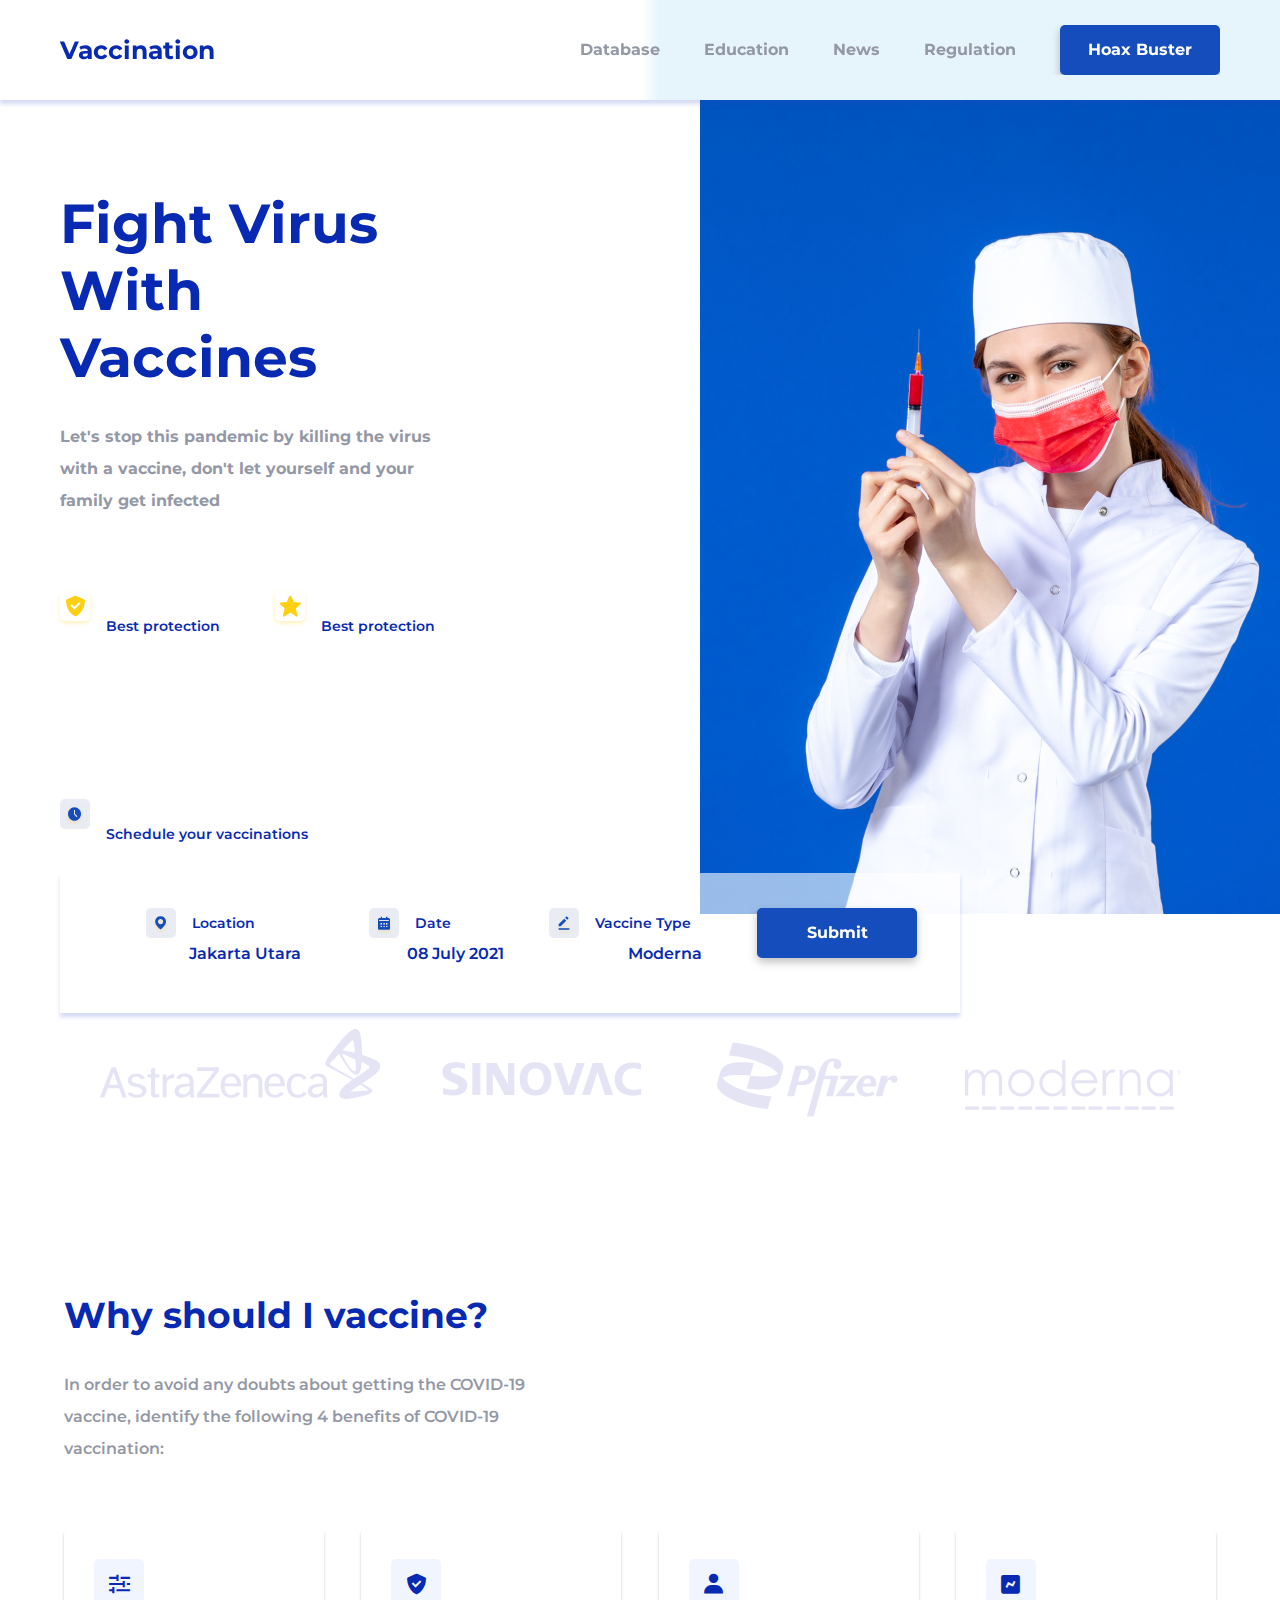
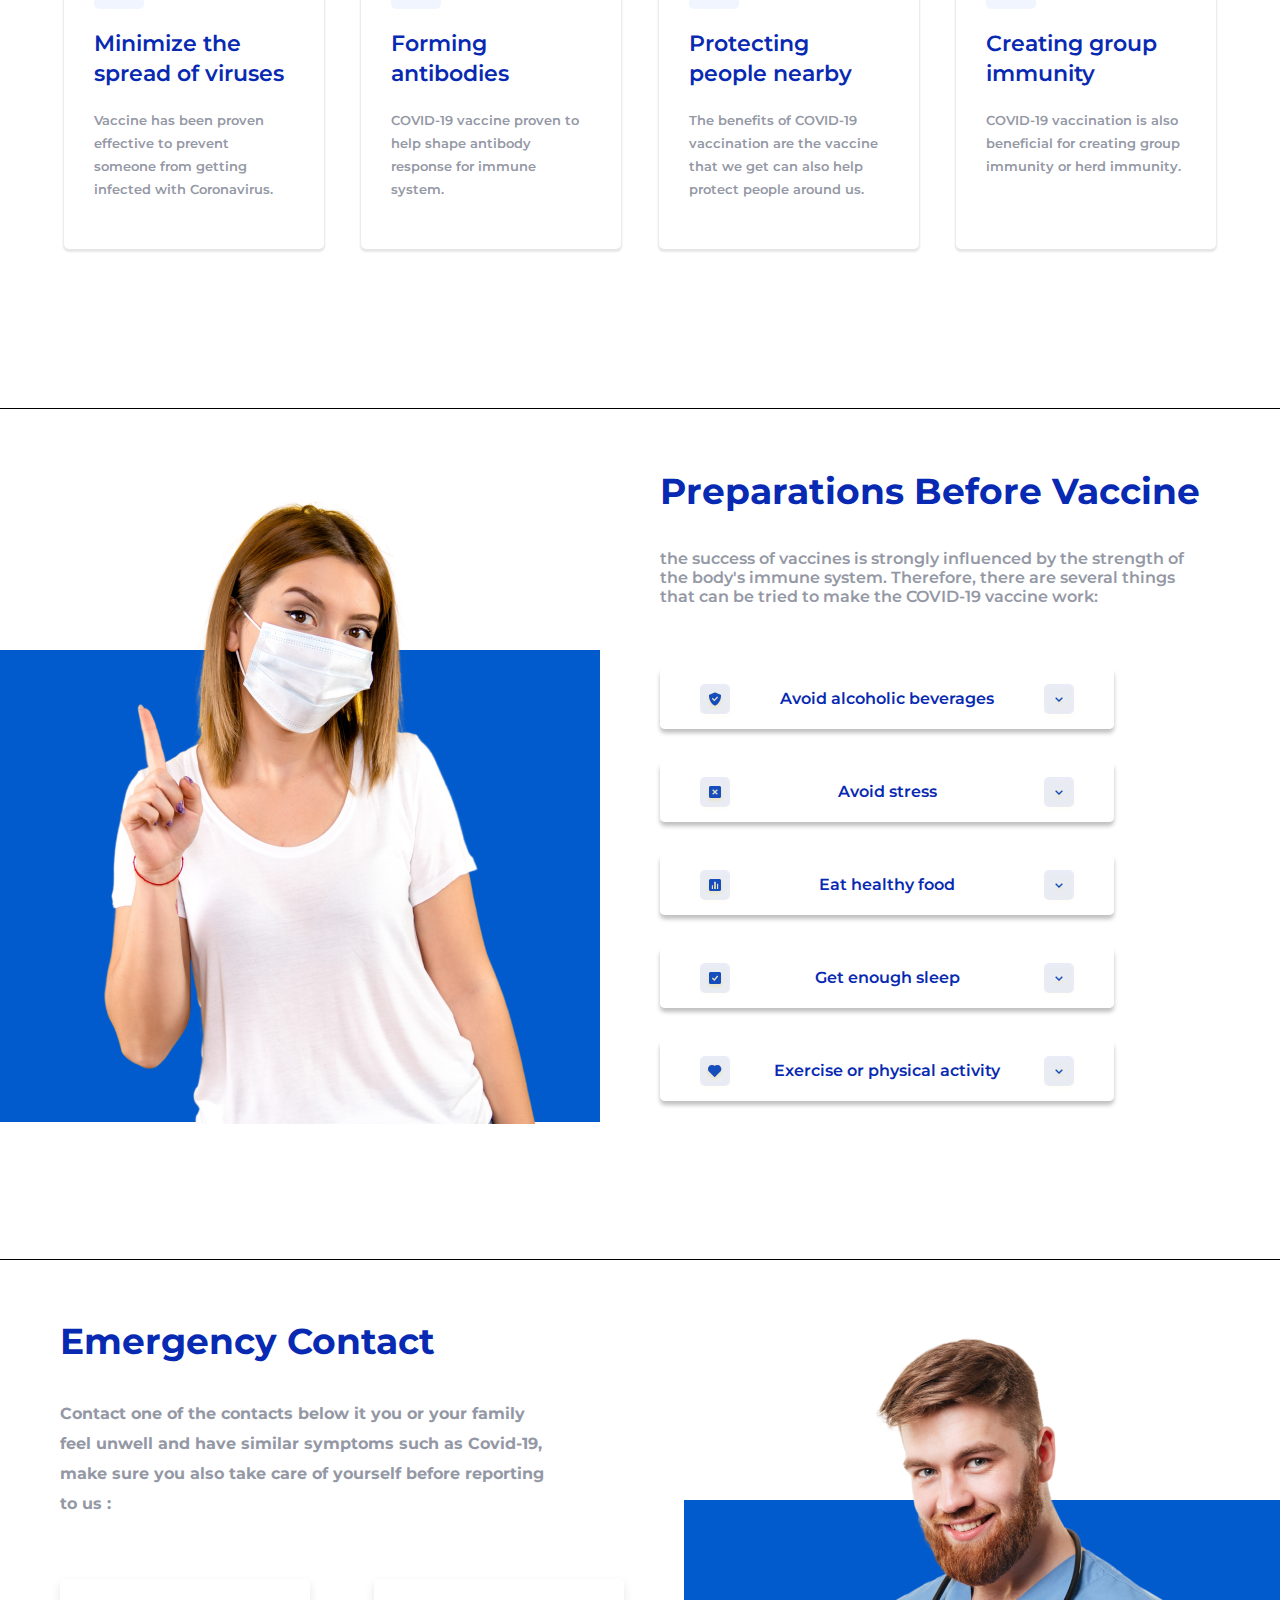
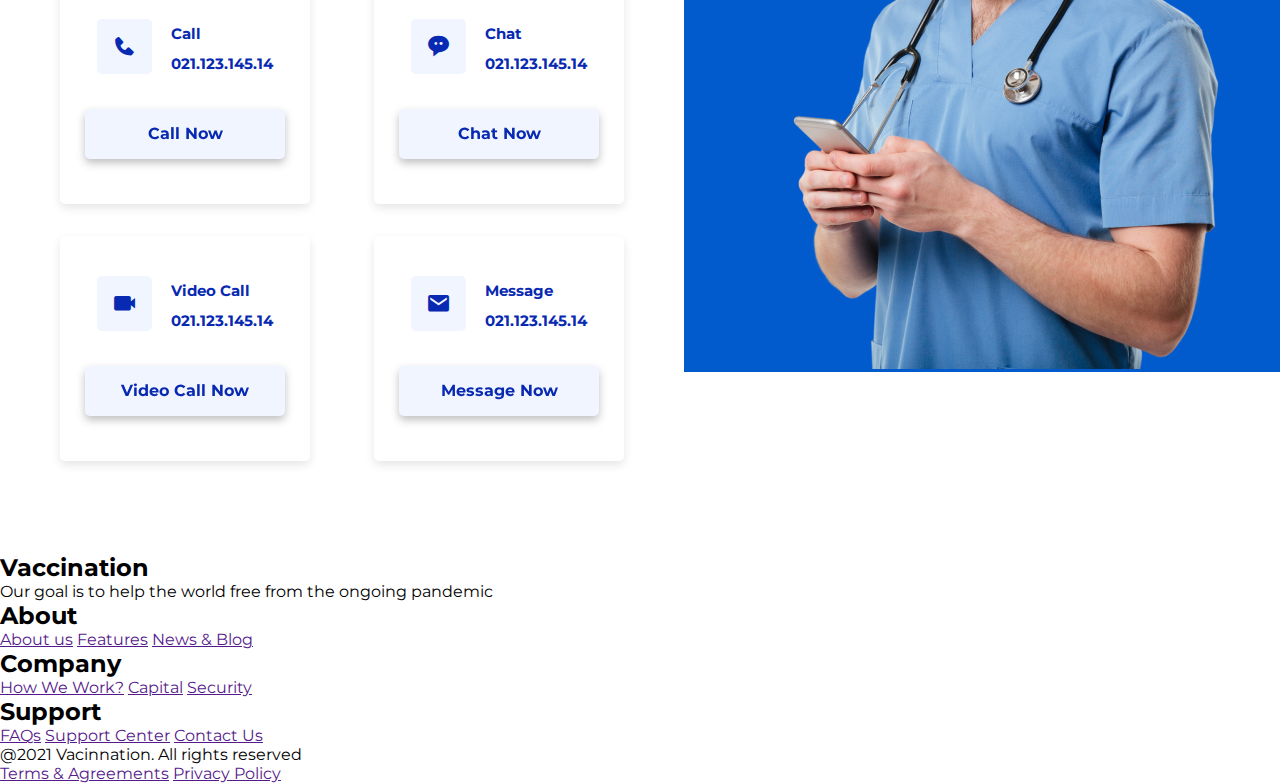
<file: index.html>
<!DOCTYPE html>
<html lang="en">

<head>
    <meta charset="UTF-8">
    <meta http-equiv="X-UA-Compatible" content="IE=edge">
    <meta name="viewport" content="width=device-width, initial-scale=1.0">
    <link rel="shortcut icon" href="images/logos/favicon.ico" type="image/x-icon">
    <title>Vaccination</title>
    <!-- BoxIcons  -->
    <link href='https://unpkg.com/boxicons@2.1.2/css/boxicons.min.css' rel='stylesheet'>
    <!-- Css -->
    <link rel="stylesheet" href="css/style.css">
</head>

<body>
    <header class="header">

        <div class="logo">
            <h1>Vaccination</h1>
        </div>

        <nav class="navigation">
            <a href="#" class="nav-link">Database</a>
            <a href="#" class="nav-link">Education</a>
            <a href="#" class="nav-link">News</a>
            <a href="#" class="nav-link">Regulation</a>
            <a href="#" class="btn btn-nav">Hoax Buster</a>
        </nav>
    </header>

    <section class="landing">

        <div class="landing-text">
            <h2>Fight Virus
                With Vaccines</h2>

            <p class="paragraph">Let's stop this pandemic by killing the virus
                with a vaccine, don't let yourself and your
                family get infected</p>

            <div class="landing icons">
                <div class="landing-icon">
                    <div class="icon-1"><i class='bx bxs-check-shield'></i></div>
                    <div class="icon-text"> <span> Best protection</span></div>
                </div>

                <div class="landing-icon-2">
                    <div class="icon-1"><i class='bx bxs-star'></i></div>
                    <div class="icon-text"> <span> Best protection</span></div>
                </div>
            </div>

            <div class="landing-icon-3">
                <div class="icon-2"><i class='bx bxs-time-five'></i></div>
                <div class="icon-text"> <span> Schedule your vaccinations</span></div>
            </div>


            <div class="info-container">

                <div class="info-icon-1">
                    <div class="info-icon-text">
                        <div class="icon-2"><i class="bx bxs-map"></i></div>
                        <div class="info-icon-text"><span>Location</span></div>
                    </div>
                    <p>Jakarta Utara</p>
                </div>

                <div class="info-icon-1">
                    <div class="info-icon-text">
                        <div class="icon-2"><i class="bx bxs-calendar"></i></div>
                        <div class="info-icon-text"><span>Date</span></div>
                    </div>
                    <p>08 July 2021</p>
                </div>

                <div class="info-icon-1">
                    <div class="info-icon-text">
                        <div class="icon-2"><i class="bx bxs-edit-alt"></i></div>
                        <div class="info-icon-text"><span>Vaccine Type</span></div>
                    </div>
                    <p>Moderna</p>
                </div>

                <a href="" class="btn info-btn">Submit</a>
            </div>

        </div>
        <div class="landing-image">
            <img src="images/image.png" alt="">
        </div>
    </section>

    <div class="logos-container">
        <img src="images/logos/logos.svg" alt="">
    </div>

    <section class="about">

        <div class="about-text">
            <h2>Why should I vaccine?</h2>

            <p>In order to avoid any doubts about getting the COVID-19
                vaccine, identify the following 4 benefits of COVID-19
                vaccination:
            </p>
        </div>

        <div class="card-about-container">

            <div class="card">

                <div class="card-icon">
                    <i class='bx bx-slider'></i>
                </div>

                <h3>Minimize the spread of viruses</h3>

                <p>Vaccine has been proven
                    effective to prevent someone
                    from getting infected with
                    Coronavirus.</p>
            </div>

            <!-- card 2 -->
            <div class="card">

                <div class="card-icon">
                    <i class='bx bxs-check-shield'></i>
                </div>

                <h3>Forming
                    antibodies</h3>

                <p>COVID-19 vaccine proven to
                    help shape antibody
                    response for immune system.</p>
            </div>

            <!-- card 3 -->

            <div class="card">

                <div class="card-icon">
                    <i class='bx bxs-user'></i>
                </div>

                <h3>Protecting
                    people nearby</h3>

                <p>The benefits of COVID-19
                    vaccination are the vaccine
                    that we get can also help
                    protect people around us.</p>
            </div>

            <!-- card 4 -->
            <div class="card">

                <div class="card-icon">
                    <i class='bx bxs-chart'></i>
                </div>

                <h3>Creating group
                    immunity</h3>

                <p>COVID-19 vaccination is also
                    beneficial for creating group
                    immunity or herd immunity.</p>
            </div>

        </div>

    </section>

    <section class="preparations">

        <div class="prepa-img">
            <img src="images/Girl 2.png" alt="">
        </div>

        <div class="prepa-text">
            <h2>Preparations Before Vaccine</h2>

            <p>the success of vaccines is strongly influenced by the
                strength of the body's immune system. Therefore, there are
                several things that can be tried to make the COVID-19
                vaccine work:</p>

            <!-- Detail 1 -->
            <details>
                <summary class="summary-1">
                    <div class="summary-text">
                        <div class="icon-2"><i class='bx bxs-check-shield'></i></div>
                        <span>Avoid alcoholic beverages</span>
                        <div class="icon-2"><i class='bx bx-chevron-down'></i></div>
                    </div>
                </summary>
                <div class="summary">
                    <p>Lorem ipsum dolor sit amet consectetur adipisicing elit. Eum tempora eos corrupti iste, libero
                        asperiores a recusandae dolores ipsa nesciunt.</p>
                </div>
            </details>
            <!-- Detail 2 -->
            <details>
                <summary class="summary-1">
                    <div class="summary-text">
                        <div class="icon-2"><i class='bx bxs-x-square'></i></div>
                        <span>Avoid stress </span>
                        <div class="icon-2"><i class='bx bx-chevron-down'></i></div>
                    </div>
                </summary>
                <div class="summary">
                    <p>Stress has a profound effect on immune work.
                        Moreover, prolonged stress can increase cortisol
                        production and oxidative stress in the body.</p>
                </div>
            </details>
            <!-- Detail 3 -->
            <details>
                <summary class="summary-1">
                    <div class="summary-text">
                        <div class="icon-2"><i class='bx bxs-bar-chart-square'></i></div>
                        <span>Eat healthy food</span>
                        <div class="icon-2"><i class='bx bx-chevron-down'></i></div>
                    </div>
                </summary>
                <div class="summary">
                    <p>Stress has a profound effect on immune work.
                        Moreover, prolonged stress can increase cortisol
                        production and oxidative stress in the body.</p>
                </div>
            </details>
            <!-- Detail 4 -->
            <details>
                <summary class="summary-1">
                    <div class="summary-text">
                        <div class="icon-2"><i class='bx bxs-check-square'></i></div>
                        <span>Get enough sleep</span>
                        <div class="icon-2"><i class='bx bx-chevron-down'></i></div>
                    </div>
                </summary>
                <div class="summary">
                    <p>Stress has a profound effect on immune work.
                        Moreover, prolonged stress can increase cortisol
                        production and oxidative stress in the body.</p>
                </div>
            </details>
            <!-- Detail 5 -->
            <details>
                <summary class="summary-1">
                    <div class="summary-text">
                        <div class="icon-2"><i class='bx bxs-heart'></i></div>
                        <span>Exercise or physical activity</span>
                        <div class="icon-2"><i class='bx bx-chevron-down'></i></div>
                    </div>
                </summary>
                <div class="summary">
                    <p>Stress has a profound effect on immune work.
                        Moreover, prolonged stress can increase cortisol
                        production and oxidative stress in the body.</p>
                </div>
            </details>
        </div>
    </section>

    <section class="emergency">
        <div class="emergency-text">
            <h2>Emergency Contact</h2>

            <p class="emergency-txt">Contact one of the contacts below it you or your family feel
                unwell and have similar symptoms such as Covid-19, make
                sure you also take care of yourself before reporting to us :</p>

            <div class="contact-cards">
                <!-- contact-card 1 -->
                <div class="contact-card">
                    <div class="icon-text">
                        <div class="icon-3"><i class='bx bxs-phone'></i></div>
                        <div class="txt">
                            <p>Call</p>
                            <p>021.123.145.14</p>
                        </div>
                    </div>
                    <div class="btn btn-call">Call Now</div>
                </div>
                <!-- contact-card 2 -->
                <div class="contact-card">
                    <div class="icon-text">
                        <div class="icon-3"><i class='bx bxs-message-rounded-dots'></i></div>
                        <div class="txt">
                            <p>Chat</p>
                            <p>021.123.145.14</p>
                        </div>
                    </div>
                    <div class="btn btn-call">Chat Now</div>
                </div>
            </div>

            <div class="contact-cards">
                <!-- contact-card 3 -->
                <div class="contact-card">
                    <div class="icon-text">
                        <div class="icon-3"><i class='bx bxs-video'></i></div>
                        <div class="txt">
                            <p>Video Call</p>
                            <p>021.123.145.14</p>
                        </div>
                    </div>
                    <div class="btn btn-call">Video Call Now</div>
                </div>
                <!-- contact-card 4 -->
                <div class="contact-card">
                    <div class="icon-text">
                        <div class="icon-3"><i class='bx bxs-envelope'></i></div>
                        <div class="txt">
                            <p>Message</p>
                            <p>021.123.145.14</p>
                        </div>
                    </div>
                    <div class="btn btn-call">Message Now</div>
                </div>

            </div>
        </div>

        <div class="emergency-img">
            <img src="images/Dcotor.png" alt="">
        </div>
    </section>


    <footer class="footer">
        <div class="footer-container">


            <div class="footer-text-1">
                <h2>Vaccination</h2>

                <p>Our goal is to help the
                    world free from the
                    ongoing pandemic</p>
            </div>

            <div class="footer-text-2">

                <div class="text-3">
                    <h2>About</h2>
                   
                        <a href="">About us</a>
                        <a href="">Features</a>
                        <a href="">News & Blog</a>
                    
                </div>

                <div class="text-3">
                    <h2>Company</h2>
                    <a href="">How We Work?</a>
                    <a href="">Capital</a>
                    <a href="">Security</a>
                </div>

                <div class="text-3">
                    <h2>Support</h2>
                    <a href="">FAQs</a>
                    <a href="">Support Center</a>
                    <a href="">Contact Us</a>
                </div>
            </div>
        </div>

        <div class="footer-info">
            <p>@2021 Vacinnation. All rights reserved</p>
            <div class="info-2">
                <a href="">Terms & Agreements</a>
                <a href="">Privacy Policy</a>
            </div>
        </div>
    </footer>


</body>

</html>
</file>
<file: css/style.css>
/* Font */
@import url('https://fonts.googleapis.com/css2?family=Montserrat:wght@300;400;500;600;700&display=swap');

* {
    margin: 0;
    padding: 0;
    box-sizing: border-box;
    font-family: 'Montserrat', sans-serif;
}

:root {
    --blue-dark: #0829B1;
    --blue-bright: #164DBC;
    --grey--dark: #333751;
    --grey: #9498A5;
    --white: #fff;
    --yellow: #FFD012;
}


.header {
    display: flex;
    align-items: center;
    justify-content: space-between;
    width: 100%;
    height: 100px;
    background: linear-gradient(270deg, #E6F4FC 48.49%, #FFFFFF 49.85%);
    position: fixed;
    box-shadow: 0px 4px 4px rgba(40, 72, 198, 0.2);
    z-index: 100;
}

.logo {
    margin-left: 60px;
}

.logo h1 {
    font-weight: bold;
    font-size: 25px;
    color: var(--blue-dark);
}

.navigation {
    margin-right: 60px;
    overflow: hidden;
}

.nav-link {
    font-weight: bold;
    text-decoration: none;
    margin-right: 40px;
    color: var(--grey);
}

.nav-link:hover {
    color: var(--blue-bright);
    text-decoration: underline;
    transition: all .5s ease-in-out;
}

.btn {
    display: inline-block;
    height: 50px;
    width: 160px;
    text-align: center;
    line-height: 50px;
    text-decoration: none;
    font-weight: bold;
    color: var(--white);
    background: var(--blue-bright);
    border-radius: 5px;
    filter: drop-shadow(0px 4px 4px rgba(0, 0, 0, 0.25));
}

.btn:hover {
    background: var(--blue-dark);
    transition: all .5s ease-in-out;
}

/* Landing */

.landing {
    display: flex;
}

.landing-text {
    width: 50%;
    margin: 190px 0 0 60px;
}

.landing-text h2 {
    color: var(--blue-dark);
    width: 414px;
    font-size: 55px;
    margin-bottom: 30px;
}

.landing-text .paragraph {
    font-size: 16px;
    font-weight: bold;
    line-height: 32px;
    color: var(--grey);
    width: 382px;
    margin-bottom: 60px;
}

.landing-image {
    overflow: hidden;
    margin-top: 90px;
}

.landing-icon {

    display: flex;
    align-items: center;
    width: 170px;

}

.landing-icon-2 {

    display: flex;
    align-items: center;
    margin-left: 45px;
    width: 170px;
}

.landing-icon-3 {

    display: flex;
    align-items: center;
    margin-top: 150px;


}

.landing-icon span,
.landing-icon-2 span,
.landing-icon-3 span {
    color: var(--blue-dark);
    margin-left: 1rem;
    font-size: 14px;
    font-weight: 600;
}

.icon-1 {
    display: flex;
    justify-content: center;
    align-items: center;
    width: 30px;
    height: 30px;
    background-color: var(--white);
    text-align: center;
    color: var(--yellow);
    border-radius: 5px;
    filter: drop-shadow(0px 2px 2px rgba(255, 208, 18, 0.3));
    z-index: -1;

}

.icon-2 {
    display: flex;
    justify-content: center;
    align-items: center;
    width: 30px;
    height: 30px;
    background: rgba(43, 75, 201, 0.1);
    text-align: center;
    color: var(--blue-bright);
    border-radius: 5px;
    filter: drop-shadow(0px 2px 2px rgba(255, 208, 18, 0.3));

}

.icon-1 i {
    font-size: 25px;
}

.info-container {
    position: relative;
    z-index: 1;
    margin-top: 30px;
    width: 900px;
    height: 140px;
    background: rgba(255, 255, 255, 0.6);
    box-shadow: 0px 4px 4px rgba(40, 72, 198, 0.2);
    display: flex;
    padding: 35px;
}

.info-icon-text {
    display: flex;
    align-items: center;
}


.info-icon-1,
.info-icon-2,
.info-icon-3 {
    width: 210px;
    display: flex;
    align-items: center;
    flex-direction: column;
}

.info-icon-text span {
    color: var(--blue-dark);
    margin-left: 1rem;
    font-size: 14px;
    font-weight: 600;
    display: block;
}

.info-icon-1 p {

    display: inline-block;
    font-size: 16px;
    font-weight: 600;
    line-height: 32px;
    color: var(--blue-dark);
    text-align: left;
    margin-left: 90px;
}

.info-btn {
    margin-left: 2rem;
}

.logos-container {

    display: flex;
    align-items: center;
    justify-content: center;
    margin: 0 auto;
    height: 120px;
    width: 95%;
}

/* About section */

.about {
    width: 90%;
    margin: 160px auto;
}

.about-text h2 {
    font-size: 36px;
    color: var(--blue-dark);
    margin-bottom: 2rem;
}

.about-text p {
    font-size: 16px;
    line-height: 32px;
    font-weight: 600;
    width: 490px;
    color: var(--grey);
    margin-bottom: 4rem;
}

.card-about-container {
    width: 100%;
    margin: 0 auto;
    display: flex;
    justify-content: space-between;

}


.card {
    background-color: var(--white);
    width: 260px;
    height: 320px;
    border-radius: 5px;
    padding: 30px;
    box-shadow: 0px 2px 2px 1px rgba(0, 0, 0, 0.1);
    border-radius: 5px;
    cursor: pointer;
    transition: all .5s ease-in-out;
}

.card:hover {
    box-shadow: 0px 10px 20px 2px rgba(230, 244, 252, 0.9);
    border-radius: 5px;
}

.card-icon {
    display: flex;
    align-items: center;
    justify-content: center;
    width: 50px;
    height: 50px;
    border-radius: 5px;
    background-color: #F1F5FF;
    transition: all .5s ease-in-out;
}

.card-icon:hover {
    box-shadow: 0px 4px 20px rgba(40, 72, 198, 0.29);
    border-radius: 5px;
}

.card-icon i {
    color: var(--blue-dark);
    font-size: 25px;
}

.card h3 {
    color: var(--blue-dark);
    font-weight: 600;
    font-size: 22px;
    line-height: 30px;
    margin-top: 20px;
}

.card p {
    font-size: 13px;
    line-height: 23px;
    font-weight: 600;
    color: var(--grey);
    margin-top: 20px;
}


/* Preparations */


.preparations {
    outline: 1px solid;
    display: flex;
    height: 850px;
}

.prepa-text {
    font-weight: 600;
    margin: 60px;
}

.prepa-text h2 {
    font-weight: 700;
    font-size: 36px;
    line-height: 44px;
    color: var(--blue-dark);
    margin-bottom: 36px;
}

.prepa-text p {
    color: var(--grey);
    width: 537px;
    margin-bottom: 62px;
}

details {
    width: 454px;
    background-color: var(--white);
    border-radius: 5px;
    box-shadow: 0px 4px 4px rgba(0, 0, 0, 0.25);
    margin-bottom: 2rem;
}

details:hover {
    box-shadow: 0px 4px 20px rgba(43, 75, 201, 0.5);
    border-radius: 5px;
    border: none;
    transition: all .5s ease-in-out;
}

summary {
    text-align: center;
    line-height: 61px;
    background-color: var(--white);
    width: 454px;
    height: 61px;
    border-radius: 5px;
    cursor: pointer;
    list-style: none;
}

.summary-text {
    padding: 0 1rem;
    display: flex;
    align-items: center;
    justify-content: space-between;
    color: var(--blue-dark);
}

.summary-text .icon-2 {
    margin: 0 1.5rem;
}

.summary {
    display: flex;
    align-items: center;
    margin-top: .5rem;
    width: 454px;
    height: 138px;
    border-radius: 5px;
}

.summary p {
    font-weight: 500;
    color: #000;
    font-size: 16px;
    margin: 2rem;
    text-align: left;
    width: 454px;
}

/* Emergency */

.emergency {
    display: flex;
    justify-content: space-between;
}

.emergency-text {
    padding: 60px;
}

.emergency-text h2 {
    font-style: normal;
    font-weight: 700;
    font-size: 36px;
    line-height: 44px;
    color: var(--blue-dark);
    margin-bottom: 36px;
}

.emergency-text p {
    font-family: 'Montserrat';
    font-style: normal;
    font-weight: bold;
    font-size: 16px;
    line-height: 30px;
    color: var(--grey);
}

.emergency-txt {
    width: 500px;
    margin-bottom: 60px;
}

.contact-cards {
    display: flex;
}

.contact-card {
    display: flex;
    flex-direction: column;
    align-items: center;
    background: var(--white);
    width: 250px;
    height: 225px;
    margin-bottom: 2rem;
    box-shadow: 0px 4px 10px rgba(0, 0, 0, 0.1);
    border-radius: 5px;
    transition: all .5s ease-in-out;
}
.contact-card:nth-child(1){
    margin-right: 4rem;
}

.contact-card:hover{
    box-shadow: 0px 4px 20px 1px rgba(43, 75, 201, 0.3);
}

.icon-text {
    margin-top: 40px;
    display: flex;
}

.txt p {
    color: var(--blue-dark);
    font-size: 15px;
}

.icon-3 {
    background-color: #F1F5FF;
    display: flex;
    align-items: center;
    justify-content: center;
    width: 55px;
    height: 55px;
    border-radius: 5px;
    margin-right: 19px;
}

.icon-3 i {
    color: var(--blue-dark);
    font-size: 25px;
}

.btn-call {
    color: var(--blue-dark);
    background-color: #F1F5FF;
    cursor: pointer;
    width: 80%;
    margin-top: 30px;
}

.btn-call:hover {
    color: var(--white);
}
</file>
